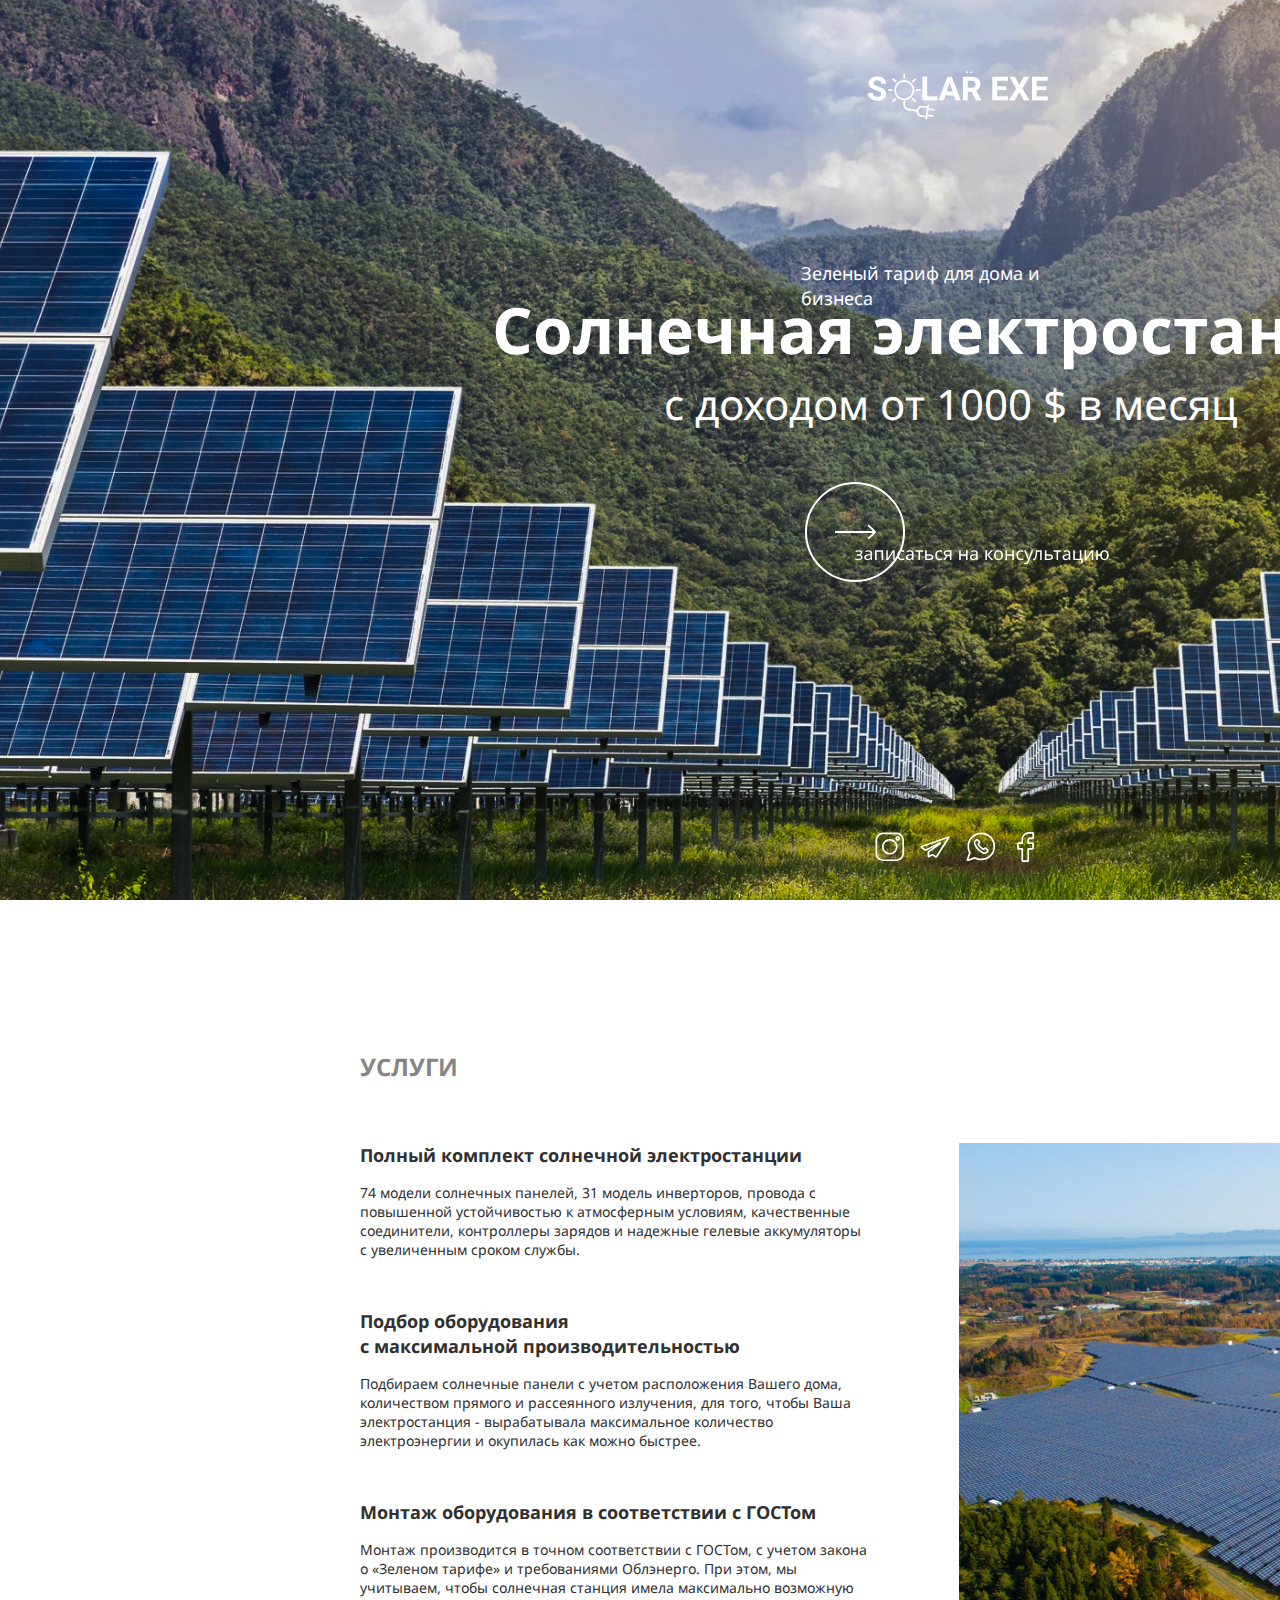
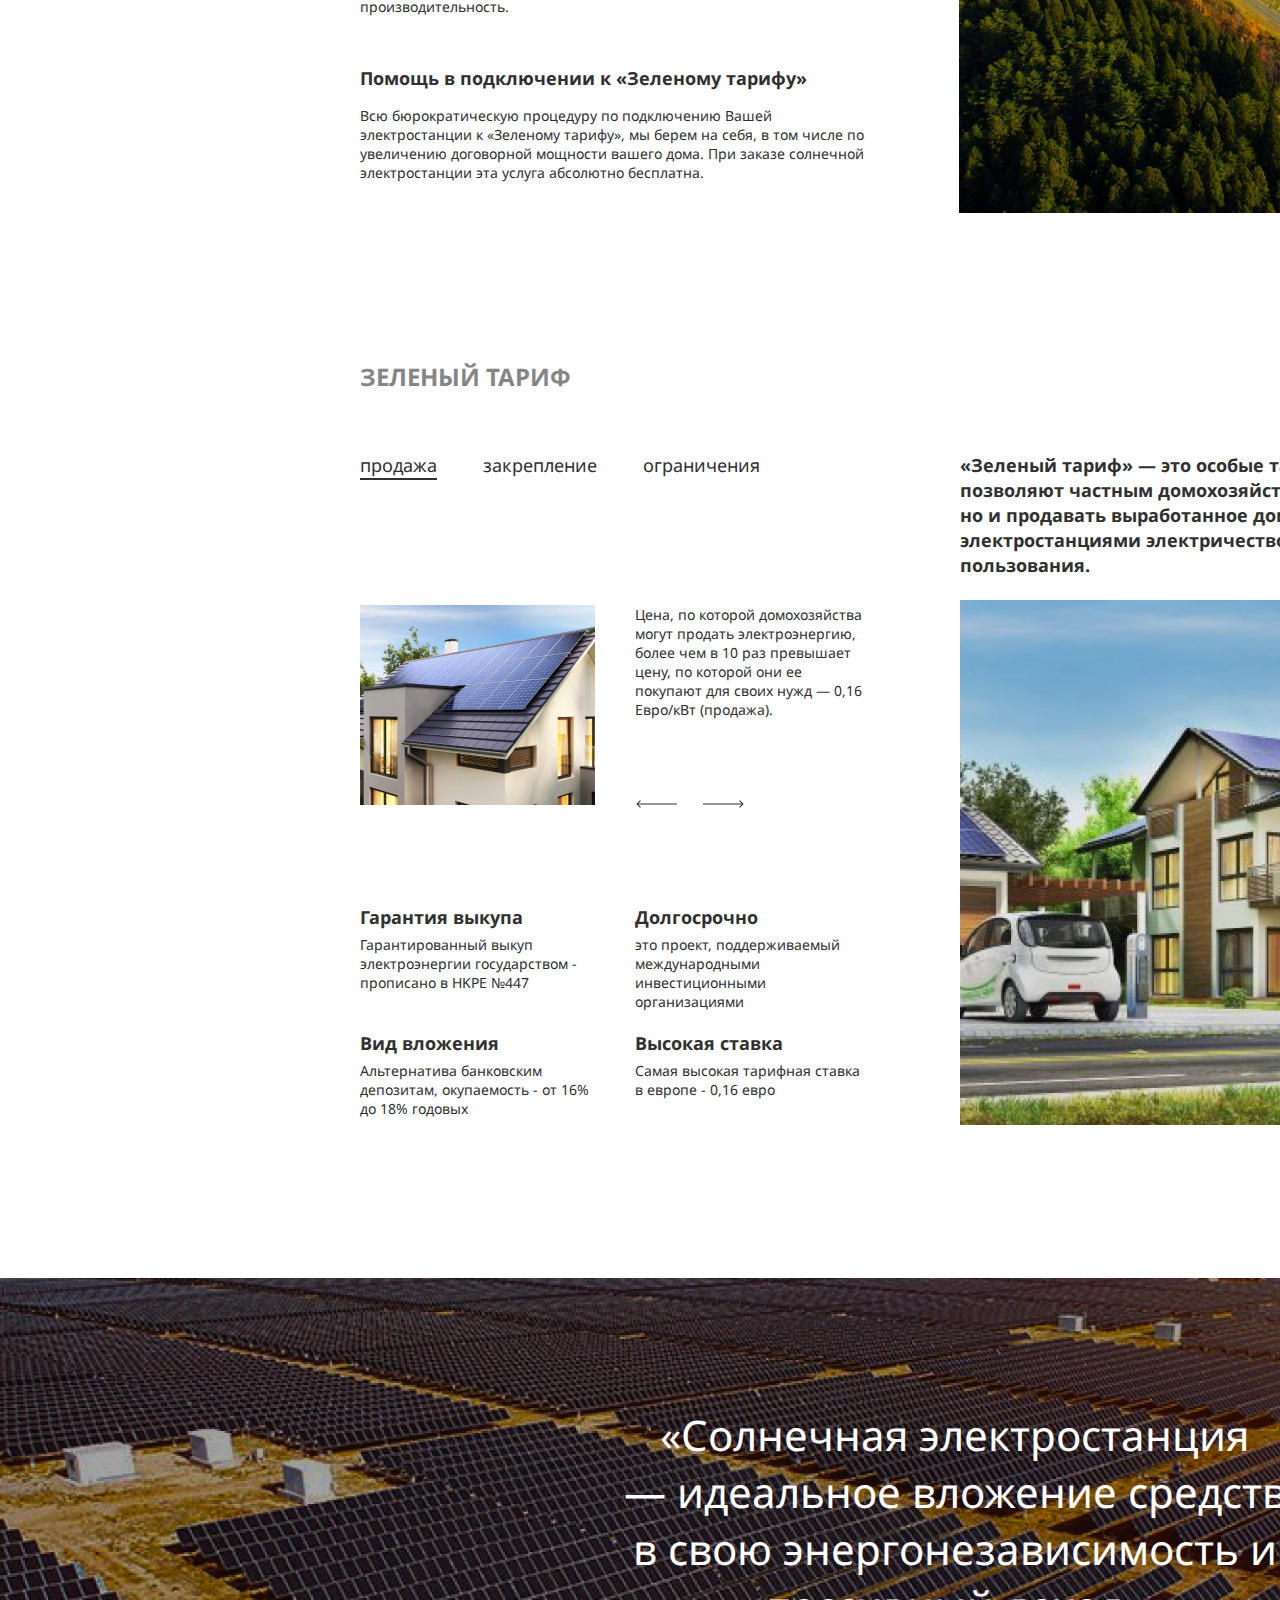
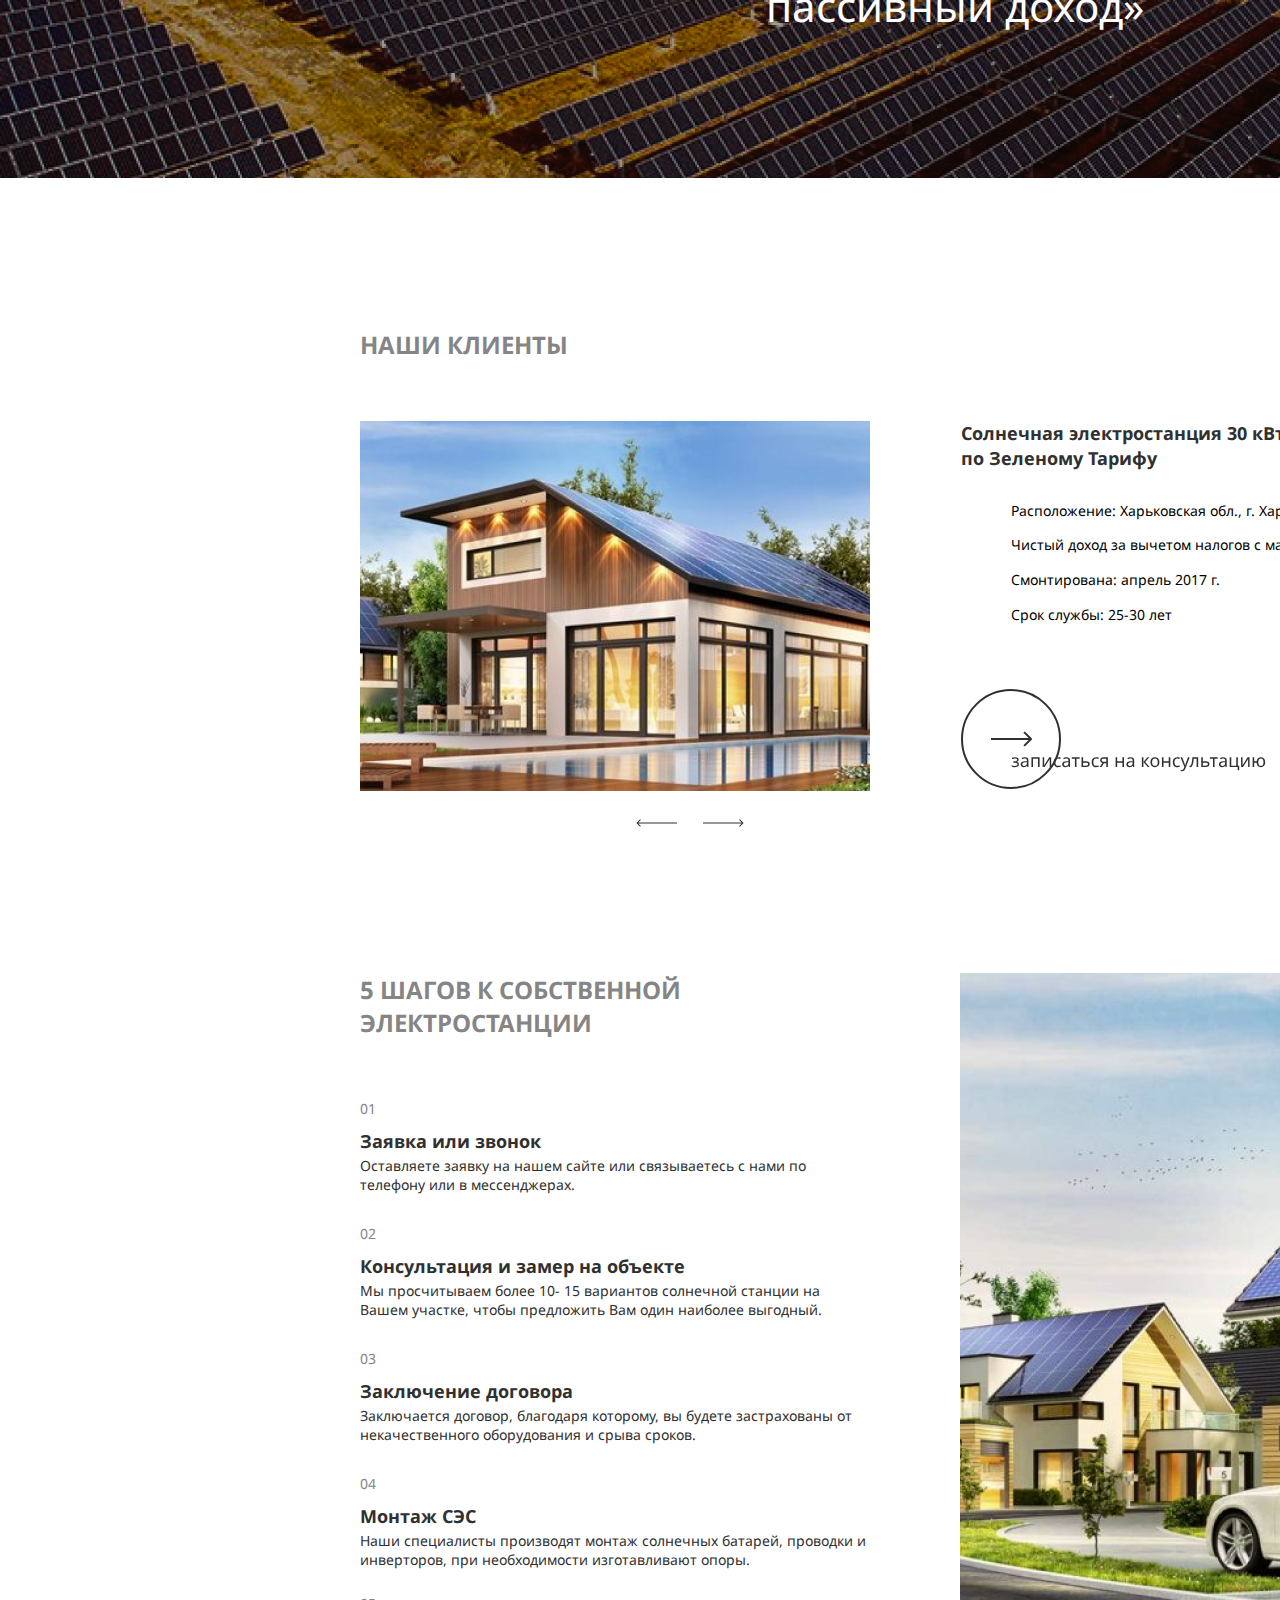
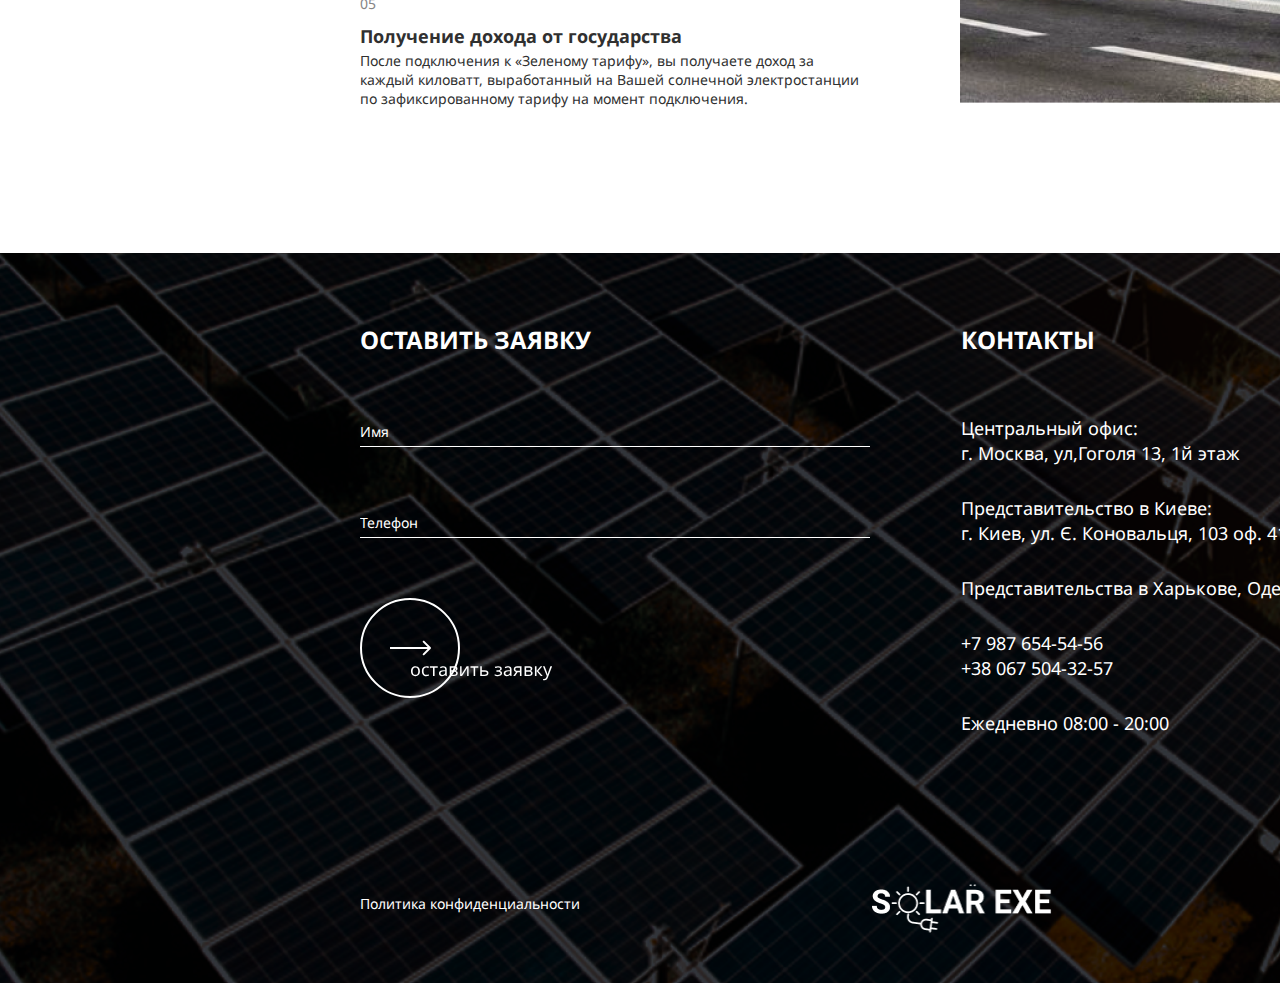
<file: index.html>
<!DOCTYPE html>
<html lang="en">
  <head>
    <meta charset="UTF-8">
    <link rel="stylesheet" href="/style.css">
    <link rel="preconnect" href="https://fonts.googleapis.com">
    <title>SOLAR EXE</title>
  </head>
  <body>
    <header class="header">
      <div class="container">
       <div class="header-logo">
         <img src="/public/logo.png" alt="">
       </div>
       <div class= "info">
         <h4 class="text-info">Зеленый тариф для дома и бизнеса</h4>
         <h1 class="title-info">Солнечная электростанция</h1>
         <h2 class="descriptor-info">c доходом от 1000 $ в месяц</h2>
       </div>
       <button class="button">
        <img src="/public/button.svg" alt=""> 
       </button>  
       <div class="socials">
         <img class="instagram" src="/public/instagram.svg" alt="">
         <img class="telegram" src="/public/telegram.svg" alt="">
         <img class="whatsapp" src="/public/whatsapp.svg" alt="">
         <img class="facebook" src="/public/facebook.svg" alt="">
       </div>
      </div>
    </header>
    <main>
      <div class="services">
        <img class="services-img" src="/public/srvices.jpg" alt="">
        <h1 class="title-services">УСЛУГИ</h1>
        <h2 class="first-paragraph">Полный комплект солнечной электростанции</h2>
          <p class="text-services">74 модели солнечных панелей, 31 модель инверторов, провода с повышенной устойчивостью к атмосферным условиям, качественные соединители, контроллеры зарядов и надежные гелевые аккумуляторы с увеличенным сроком службы.</p>
        <h2 class="paragraph-services">Подбор оборудования <br>  с максимальной производительностью</h2>
         <p class="text-services">Подбираем солнечные панели с учетом расположения Вашего дома, количеством прямого и рассеянного излучения, для того, чтобы Ваша электростанция - вырабатывала максимальное количество электроэнергии и окупилась как можно быстрее.</p>
        <h2 class="paragraph-services">Монтаж оборудования в соответствии с ГОСТом</h2>
          <p class="text-services">Монтаж производится в точном соответствии с ГОСТом, с учетом закона о «Зеленом тарифе» и требованиями Облэнерго. При этом, мы учитываем, чтобы солнечная станция имела максимально возможную производительность.</p>
        <h2 class="paragraph-services">Помощь в подключении к «Зеленому тарифу»</h2>
          <p class="text-services">Всю бюрократическую процедуру по подключению Вашей электростанции к «Зеленому тарифу», мы берем на себя, в том числе по увеличению договорной мощности вашего дома. При заказе солнечной электростанции эта услуга абсолютно бесплатна.</p>
      </div>
      <section class="green-rate">
        <h1 class="title-services">ЗЕЛЕНЫЙ ТАРИФ</h1>
        <div class="big-rate">
          <div class="left-rate">
            <div class="line">
              <div class="underline">
                <p>продажа</p>
              </div>
              <p>закрепление</p>
              <p>ограничения</p>
            </div>
            <div class="slider">
             <img class="slider-img" src="/public/slider_house.jpg">
             <p class="text-slider">Цена, по которой домохозяйства могут продать электроэнергию, более чем в 10 раз превышает цену, по которой они ее покупают для своих нужд — 0,16 Евро/кВт (продажа).</p>
             <img class="l-arrow" src="/public/left_arrow.svg">
             <img class="r-arrow" src="/public/right_arrow.svg">
            </div>
            <div class="block">
              <div class="one-block">
               <h2 class="title-block">Гарантия выкупа</h2>
               <p class="text-block">Гарантированный выкуп электроэнергии государством - прописано в HKPE №447 </p>
              </div>
              <div class="two-block">
               <h2 class="title-block">Долгосрочно</h2>
               <p class="text-block">это проект, поддерживаемый международными инвестиционными организациями</p>
              </div>
              <div class="three-block">
                <h2 class="title-block">Вид вложения</h2>
                <p class="text-block">Альтернатива банковским депозитам, окупаемость - от 16% до 18% годовых</p>
              </div>
              <div class="four-block">
                <h2 class="title-block">Высокая ставка</h2>
                <p class="text-block">Самая высокая тарифная ставка в европе - 0,16 евро</p>
              </div>
            </div>
          </div>
          <div class="right-rate">
            <div class="rate-description">
             <h2 class="text-rate">«Зеленый тариф» — это особые тарифные условия, которые позволяют частным домохозяйствам  не только потреблять, но и продавать выработанное домашними солнечными электростанциями электричество в электросеть общего пользования.</h2>
             <img class="img-rate" src="/public/house.jpg" alt="">
            </div>
          </div>
        </div>
      </section>
      <div class="quote">
        <p class="text-quote">«Солнечная электростанция<br> 
        — идеальное вложение средств<br>
        в свою энергонезависимость и<br>
        пассивный доход»</p>
      </div>
      <div class="clients">
        <h1 class="title-clients">НАШИ КЛИЕНТЫ</h1>
        <div class="info-clients">
          <img class="img-clients" src="/public/clients_house.jpg" alt="">
          <h2 class="description-clients">Солнечная электростанция 30 кВт подключенная по Зеленому Тарифу</h2>
          <div class="checklist-clients">
           <p class="text-checklist-one">Расположение: Харьковская обл., г. Харьков</p>
           <p class="text-checklist-two">Чистый доход за вычетом налогов с мая 2017 г. по май 2019 г. 13 900 $.</p>
           <p class="text-checklist-three">Смонтирована: апрель 2017 г.</p>
           <p class="text-checklist-four">Срок службы: 25-30 лет</p>
          </div>
          <div class="button-clients">
           <button class="button-black">
           <img src="/public/button-clients.svg" alt="">
           </button>
          </div>
        </div>
        <img class="l-arrow-clients" src="/public/left_arrow.svg">
        <img class="r-arrow-clients" src="/public/right_arrow.svg">
      </div>
      <div class="steps">
        <img class="house-steps" src="/public/steps_house.png" alt="">
        <h1 class="title-steps">5 ШАГОВ К СОБСТВЕННОЙ ЭЛЕКТРОСТАНЦИИ</h1>
        <div class="list-steps">
          <div class="one-step">
            <p class="numbers-list">01</p>
            <h2 class="title-list">Заявка или звонок</h2>
            <p class="description-list">Оставляете заявку на нашем сайте или связываетесь с нами по телефону или в мессенджерах.</p>
          </div>
          <div class="two-step">
            <p class="numbers-list">02</p>
            <h2 class="title-list">Консультация и замер на объекте</h2>
            <p class="description-list">Мы просчитываем более 10- 15 вариантов солнечной станции на Вашем участке, чтобы предложить Вам один наиболее выгодный.</p>
          </div>
          <div class="three-step">
            <p class="numbers-list">03</p>
            <h2 class="title-list">Заключение договора</h2>
            <p class="description-list">Заключается договор, благодаря которому, вы будете застрахованы от некачественного оборудования и срыва сроков.</p>
          </div>
          <div class="four-step">
            <p class="numbers-list">04</p>
            <h2 class="title-list">Монтаж СЭС</h2>
            <p class="description-list">Наши специалисты производят монтаж солнечных батарей, проводки и инверторов, при необходимости изготавливают опоры.</p>
          </div>
          <div class="five-step">
            <p class="numbers-list">05</p>
            <h2 class="title-list">Получение дохода от государства</h2>
            <p class="description-list">После подключения к «Зеленому тарифу», вы получаете доход за каждый киловатт, выработанный на Вашей солнечной электростанции по зафиксированному тарифу на момент подключения.</p>
          </div>
        </div>
      </div>
    </main>
    <footer class="footer">
      <div class="ending">
        <div class="application">
          <h1 class="title-footer">ОСТАВИТЬ ЗАЯВКУ</h1>
          <form action="/" method="post">
            <input type="text" placeholder="Имя"></input>
            <input type="tel" placeholder="Телефон"></input>
          </form>
          <button class="button-footer">
            <img src="/public/button-footer.svg" alt="">
          </button>
        </div>
        <div class="information">
          <h1 class="title-footer">КОНТАКТЫ</h1>
          <div class="info-footer">
            <p class="text-footer">Центральный офис: <br>
              г. Москва, ул,Гоголя 13, 1й этаж
            </p>
            <p class="text-footer">Представительство в Киеве:<br>
              г. Киев, ул. Є. Коновальця, 103 оф. 410
            </p>
            <p class="text-footer">Представительства в Харькове, Одессе, Ростове, Сочи, Белгороде</p>
            <p class="text-footer">+7 987 654-54-56<br>
              +38 067 504-32-57
            </p>
            <p class="text-footer">Ежедневно 08:00 - 20:00</p>
           </div>
        </div>
      </div>
      <div class="links-footer">
        <div class="politics-text">
          <p>Политика конфиденциальности</p>
        </div>
        <img src="/public/logo.png" alt="logo" class="footer-logo">
        <div class="footer-links">
          <img src="/public/instagram.svg" alt="">
          <img src="/public/telegram.svg" alt="">
          <img src="/public/whatsapp.svg" alt="">
          <img src="/public/facebook.svg" alt="">
        </div>
      </div>
    </footer>
  </body>
</html>
</file>
<file: style.css>
@font-face {
  font-family: NotoSans-Bold;
  src: url(/fonts/NotoSans-Bold.ttf);
}
@font-face {
  font-family: NotoSans-Regular;
  src: url(/fonts/NotoSans-Regular.ttf);
}
* {
  margin: 0;
  padding: 0;
}
.header-logo {
  margin: 70px 868px;
}
.text-info, .title-info, .descriptor-info, .info-footer {
  color: #FFFFFF;
}
 .text-info {
  position: absolute;
  font-family: 'NotoSans-Regular';
  font-style: normal;
  font-weight: 400;
  font-size: 18px;
  line-height: 25px;
  width: 315.16px;
  height: 25px;
  left: 802px;
  top: 261px;
}
.title-info {
  position: absolute;
  font-family: 'NotoSans-Bold';
  font-style: normal;
  font-weight: 700;
  font-size: 64px;
  line-height: 87px;
  font-variant: small-caps;
  width: 932px;
  height: 86px;
  left: 493px;
  top: 286px;
}
.descriptor-info {
  position: absolute;
  width: 589px;
  height: 57px;
  left: 665px;
  top: 375px;
  font-family: 'NotoSans-Regular';
  font-style: normal;
  font-weight: 400;
  font-size: 42px;
  line-height: 57px;
}
.header {
  background-image: url(/public/backg.png);
  position: absolute;
  width: 1921px;
  height: 900px;
  left: -1px;
  top: 0px;
}
.button {
  display: flex;
  align-items: center;
  position: absolute;
  width: 100.05px;
  height: 100px;
  left: 806px;
  top: 482px;
  border: none;
  border-radius: 70%;
  background-color: rgba(0, 0, 0, 0);
}

.button:hover, .button-black:hover, .button-footer:hover {
  background-color: #A9A32A;
}
.socials {
  position: absolute;
  display: flex;
  justify-content: space-between;
  width: 166.12px;
  height: 30.03px;
  left: 876px;
  top: 832px;
}
.socials img {
  width: 30px;
  height: 30px;
}
.services {
  position: absolute;
  width: 1199px;
  height: 763px;
  left: 360px;
  top: 1050px;
}
.services-img {
  float: right;
  margin-top: 93px;
}
.title-services,.first-paragraph, .paragraph-services, .description-clients, .title-clients, .title-steps, .title-list, .title-footer {
  font-family: 'NotoSans-Bold';
  font-style: normal;
}
.text-services,.first-paragraph, .paragraph-services, .line, .text-slider, .block, .text-rate, .description-clients, .title-list, .description-list {
  color: #303030;
}
.text-services,.first-paragraph, .paragraph-services {
  margin-right: 689px;
}
.title-services, .title-clients, .title-steps, .numbers-list{
  color: #868585;
  font-weight: 700;
  font-size: 24px;
  line-height: 33px;
}
.first-paragraph {
  margin-top: 60px; 
  font-weight: 700;
  font-size: 18px;
  line-height: 25px;
}
.paragraph-services {
  margin-top: 50px;
  font-weight: 700;
  font-size: 18px;
  line-height: 25px;

}
.text-slider, .text-services, .text-block, .numbers-list, .description-list, input {
  font-family: 'NotoSans-Regular';
  font-style: normal;
  font-weight: 400;
  font-size: 14px;
  line-height: 19px;
}
.text-services {
  margin-top: 15px;
  margin-bottom: 31px;
}
.green-rate {
  position: absolute;
  width: 1194px;
  height: 765px;
  left: 360px;
  top: 1960px;
}
.line {
  font-family: 'NotoSans-Regular';
  font-style: normal;
  font-weight: 400;
  font-size: 18px;
  line-height: 25px;
  margin-top: 60px;
  margin-right: 200px;
  width: 400px;
  display: flex;
  justify-content: space-between;
}
.underline {
  text-decoration: none;
  border-bottom: 2px solid #303030 ;
 }
.slider {
  height: 200px;
  width: 510px;
}
.slider-img {
  float: left;
  width: 235px;
  height: 200px;
  left: 360px;
  top: 2203px;
}
.text-slider {
  margin-top: 125px;
  margin-left: 275px;
  width: 235px;
  height: 114px;
  left: 635px;
  top: 2203px;
}
.l-arrow {
  margin-left: 41px;
  margin-top: 81px; 
}
.l-arrow:hover, .r-arrow:hover, .l-arrow-clients:hover, .r-arrow-clients:hover{
  filter: invert(63%) sepia(55%) saturate(524%) hue-rotate(19deg) brightness(88%) contrast(90%);
}
.r-arrow {
  margin-left: 22px;
}
.block {
  margin-top: 100px;
  margin-right: 90px;
  height: 231px;
  top: 2503px;
  width: 510px;
  display: flex;
  flex-wrap: wrap;
  justify-content: space-between;
}
.one-block {
  width: 235px;
  height: 109.44px;
}
.two-block {
  width: 235px;
  height: 107px;
}
.three-block {
  width: 235px;
  height: 88px;
}
.four-block{
  width: 235px;
  height: 72.53px;
}
.title-block, .text-rate {
  font-family: 'NotoSans-Bold';
  font-style: normal;
  font-weight: 700;
  font-size: 18px;
  line-height: 25px;
  margin-bottom: 5px;
}
.rate-description {
  margin-top: 60px;

  width: 600px;
  height: 130px;
  left: 960px;
  top: 2056px;
}
.img-rate {
  margin-top: 17px;
}
.big-rate {
  display: flex;
}
.quote {
  position: absolute;
  background-image: url(/public/quote_bg.jpg);
  width: 1920px;
  height: 500px;
  left: 0px;
  top: 2878px;
}
.text-quote {
  color: #FFFFFF;
  width: 663px;
  height: 228px;
  left: 623px;
  top: 3006px;
  font-family: 'NotoSans-Regular';
  font-style: normal;
  font-weight: 400;
  font-size: 42px;
  line-height: 57px;
  text-align: center;
  margin: 128px 624px 144px 623px;
}
.clients {
  position: absolute;
  width: 1200px;
  height: 495px;
  left: 360px;
  top: 3528px;
}
.img-clients {
  float: left;
}
.title-clients {
  margin-bottom: 60px;
}
.description-clients {
  font-weight: 700;
  font-size: 18px;
  line-height: 25px;
  margin-right: 121px;
  margin-bottom: 30px;
  margin-left: 601px;
}
.checklist-clients {
  font-family:'NotoSans-Regular';
  font-style: normal;
  font-weight: 400;
  font-size: 14px;
  margin-left: 651px;
}
.text-checklist-two {
 margin-top: 15px;
}
.text-checklist-three, .text-checklist-four {
  margin-top: 16px;
}
.button-clients {
  margin-top: 65px;
  margin-left: 601px;
}
.button-black, .button-footer {
  width: 100px;
  height: 100px;
  border: none;
  border-radius: 70%;
  background-color: rgba(0, 0, 0, 0);
}
.l-arrow-clients {
  margin-top: 26px;
  margin-left: 276px;
}
.r-arrow-clients {
  margin-left: 22px;
}
.steps {
  position: absolute;
  width: 1200px;
  height: 730px;
  left: 360px;
  top: 4173px;
}
.title-steps {
  width: 324px;
  height: 66px;
  left: 361px;
}
.house-steps {
  float: right;
}
.list-steps {
  width: 510px;
  height: 604px;
  left: 360px;
  top: 4299px;
  margin-top: 60px;
}
.title-list {
  font-weight: 700;
  font-size: 18px;
  line-height: 25px;
  margin-bottom: 2px;
}
.one-step, .two-step, .three-step {
  width: 510px;
  height: 95px;
}
.four-step {
  width: 510px;
  height: 90px;
}
.five-step {
  width: 510px;
  height: 109px;
}
.numbers-list {
  margin-top: 30px;
  margin-bottom: 11px;
}
.footer {
  position: absolute;
  width: 1920px;
  height: 730px;
  left: 0px;
  top: 5053px;
  background-image: url(/public/footer_bg.png);
}
.ending {
  display: flex;
  width: 1200px;
  height: 410px;
  margin-top: 70px;
  margin-left: 360px;
}
.application {
  width: 510px;
  height: 513px;
}
.information {
  width: 600px;
  height: 317px;
  margin-left: 91px;
}
input{
  height:30px;opacity:1;
  width: 510px;
  margin-top: 60px;
  background: none;
  border: none;
  border-bottom: solid 0.5px white;
  outline: none;
  color: #FFFFFF; 
}
::placeholder {
  color: white;
  opacity: 1; 
}
.title-footer {
  font-weight: 700;
  font-size: 24px;
  line-height: 33px;
  color: #FFFFFF;
}
.info-footer {
  font-family:'NotoSans-Regular';
  font-style: normal;
  font-weight: 400;
  font-size: 18px;
  line-height: 25px;
  margin-top: 60px;
}
.text-footer {
  margin-bottom: 30px;
}
.button-footer {
  margin-top: 60px;
}
.links-footer {
  display: flex;
  justify-content: space-between;
  width: 1199.04px;
  height: 51px;
  margin-top: 150px;
  margin-left: 360px;
}
.politics-text {
  font-family: 'NotoSans-Regular';
  font-style: normal;
  font-weight: 400;
  font-size: 14px;
  line-height: 16px;
  color: #FFFFFF;
  margin-top: 13px;
}
.footer-logo {
  width: 182px;
  height: 51px;
  margin-right: 50px;
}
.footer-links {
  width: 166.04px;
  height: 30.03px;
  display: flex;
  justify-content: space-between;
}
.arrow-clients:hover {
  background-color: #A9A32A;
}
</file>
